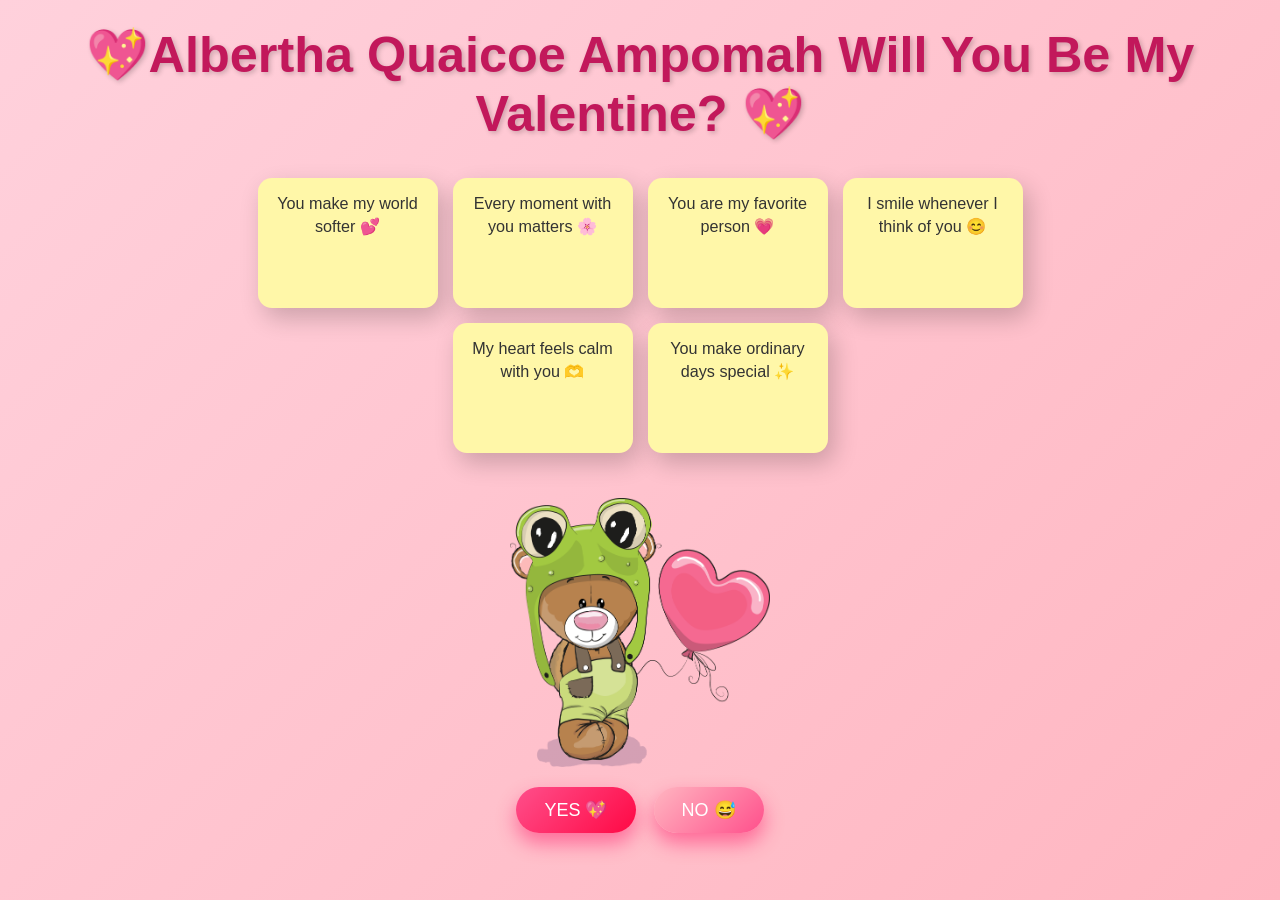
<file: index.htm>
<!DOCTYPE html>
<html lang="en">
<head>
    <meta charset="UTF-8">
    <title>Be My Valentine 💗</title>
    <link rel="stylesheet" href="style.css">
</head>
<body>

    <!-- TITLE -->
    <header>
        <h1>💖Albertha Quaicoe Ampomah Will You Be My Valentine? 💖</h1>
    </header>

    <!-- STICKY NOTES -->
    <section class="notes-container" id="notes"></section>

    <!-- TEDDY IMAGE -->
    <div class="teddy">
        <img src="images/teddy.png" alt="Teddy Bear Holding a Flower">
    </div>

    <!-- BUTTON -->
  <div class="ask">
    <button id="yesBtn">YES 💖</button>
    <button id="noBtn">NO 😅</button>
</div>

<div class="bribe-overlay" id="bribeOverlay">
    <div class="bribe-content">
    <img src="images/bribe.jpg" alt="Bribe">
    <p>Waittt 😭 I will give you kenkey oo </p>
</div>

    <script src="script.js"></script>
</body>
</html>
</file>
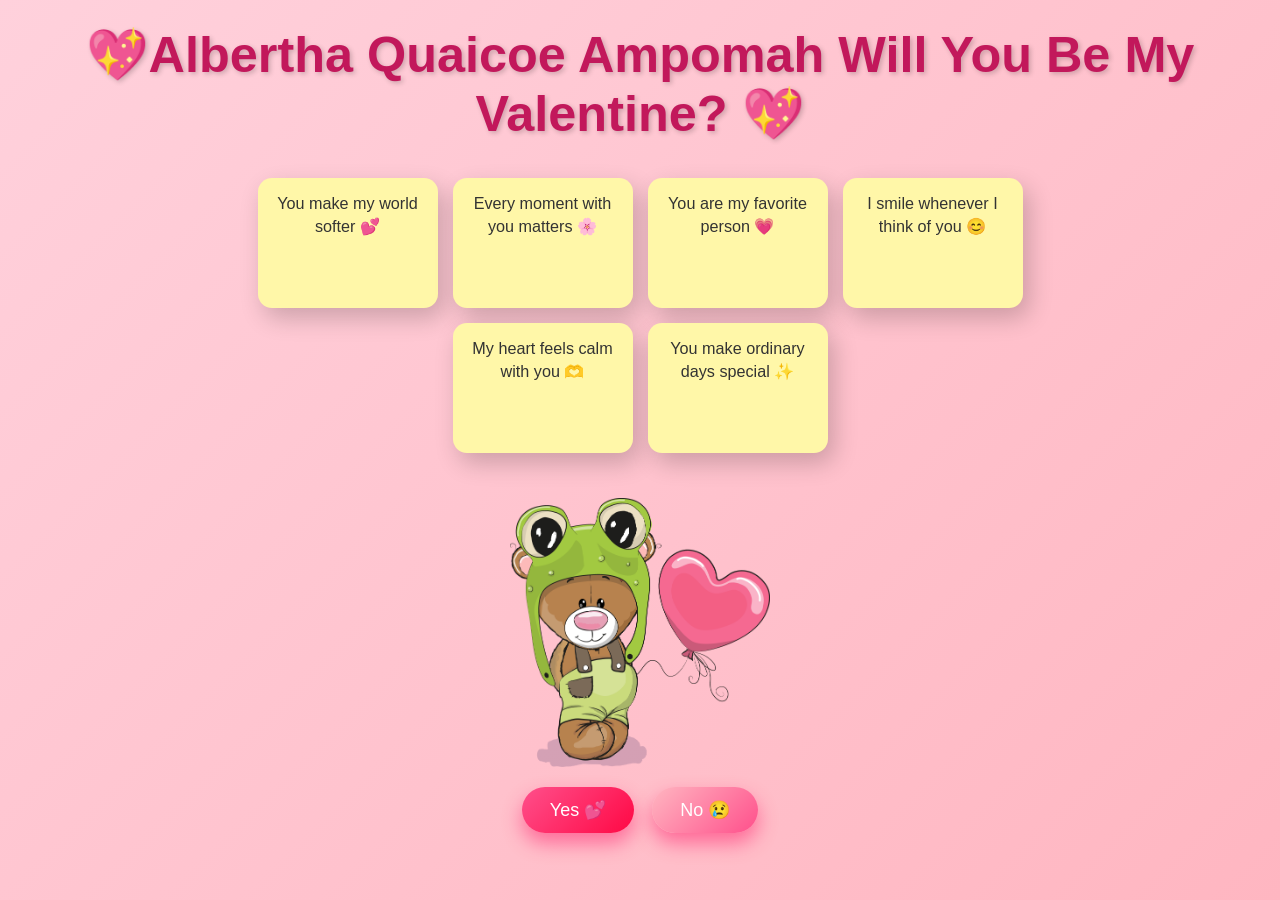
<file: index.html>
<!DOCTYPE html>
<html lang="en">
<head>
    <meta charset="UTF-8">
    <title>Be My Valentine 💗</title>
    <link rel="stylesheet" href="style.css">
</head>
<body>

    <!-- TITLE -->
    <header>
        <h1>💖Albertha Quaicoe Ampomah Will You Be My Valentine? 💖</h1>
    </header>

    <!-- STICKY NOTES -->
    <section class="notes-container" id="notes"></section>

    <!-- TEDDY IMAGE -->
    <div class="teddy">
        <img src="images/teddy.png" alt="Teddy Bear Holding a Flower">
    </div>

    <!-- BUTTON -->
<div class="ask">
    <a href="love.html" class="btn-link">
        <button id="yesBtn">Yes 💕</button>
    </a>
    <button id="noBtn">No 😢</button>
</div>


<div class="bribe-overlay" id="bribeOverlay">
    <div class="bribe-content">
    <img src="images/bribe.jpg" alt="Bribe">
    <p>Waittt 😭 I will give you kenkey oo </p>
</div>

    <script src="script.js"></script>
</body>
</html>
</file>
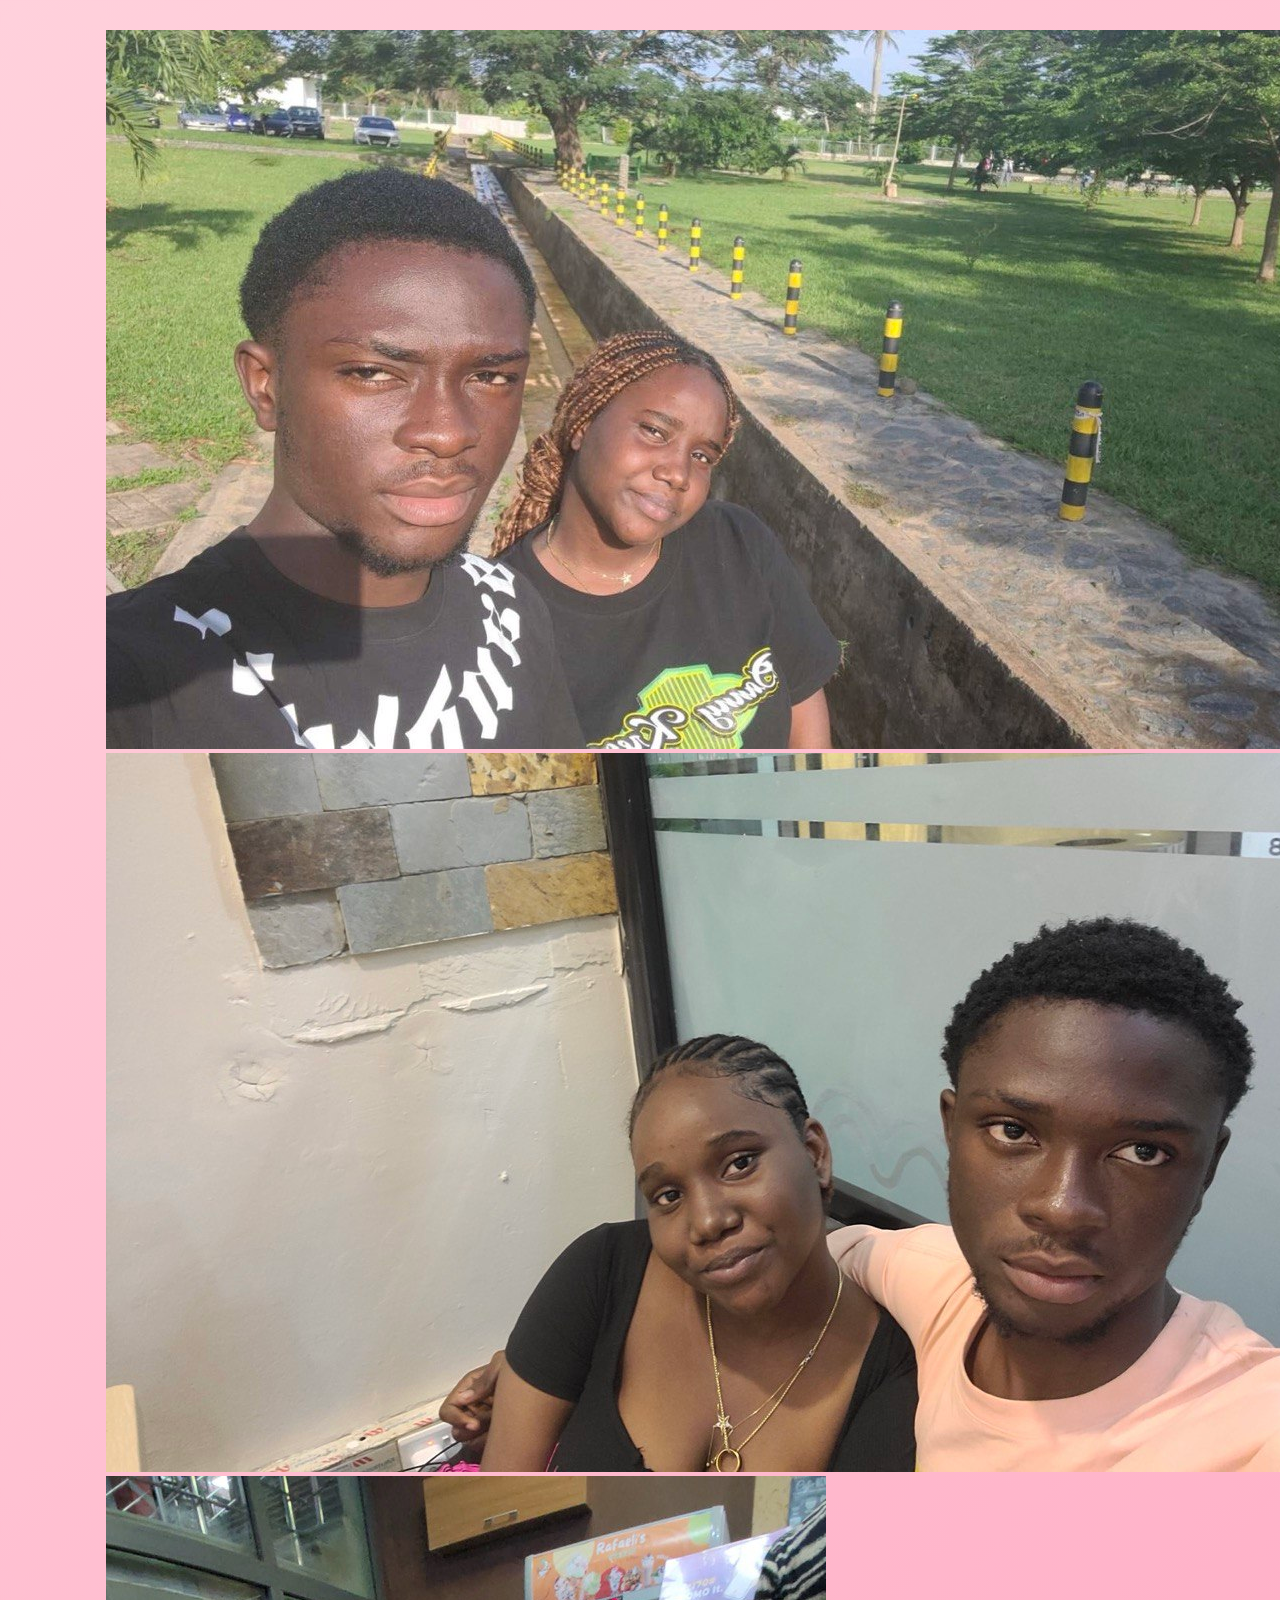
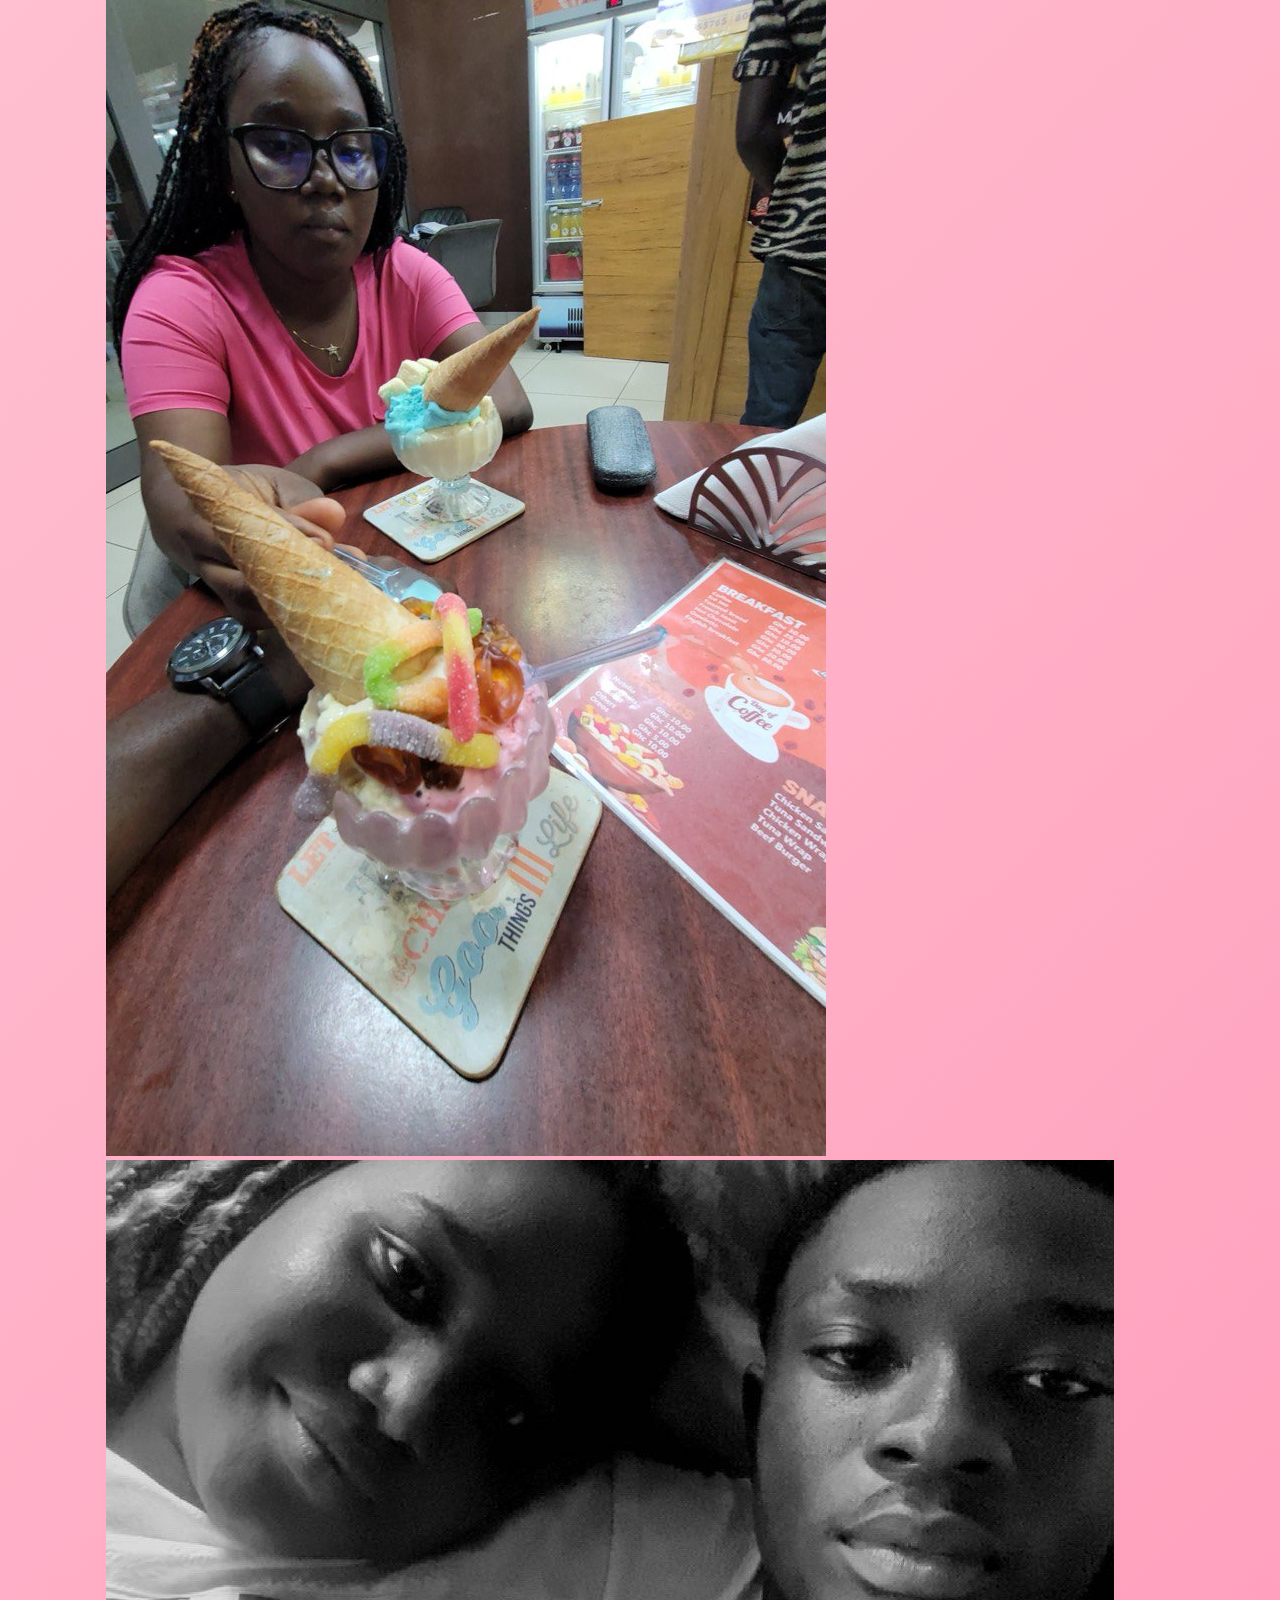
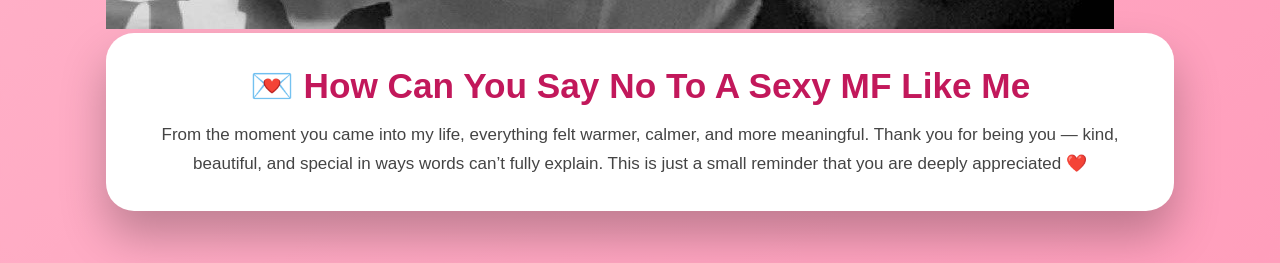
<file: love.htm>
<!DOCTYPE html>
<html lang="en">
<head>
    <meta charset="UTF-8">
    <title>For You ❤️</title>
    <link rel="stylesheet" href="love.css">
</head>
<body>

    <div class="scene">

        <!-- Floating Images -->
        <img src="images/img1.jpg" class="float-img img1">
        <img src="images/img2.jpg" class="float-img img2">
        <img src="images/img3.jpg" class="float-img img3">
        <img src="images/img4.jpg" class="float-img img4">

        <!-- Message Card -->
        <div class="message-card">
            <h1>💌 How Can You Say No To A Sexy MF Like Me</h1>

            <p>
                From the moment you came into my life, everything felt warmer,
                calmer, and more meaningful.
                Thank you for being you — kind, beautiful, and special in ways
                words can’t fully explain.
                This is just a small reminder that you are deeply appreciated ❤️
            </p>
        </div>

    </div>

</body>
</html>
</file>
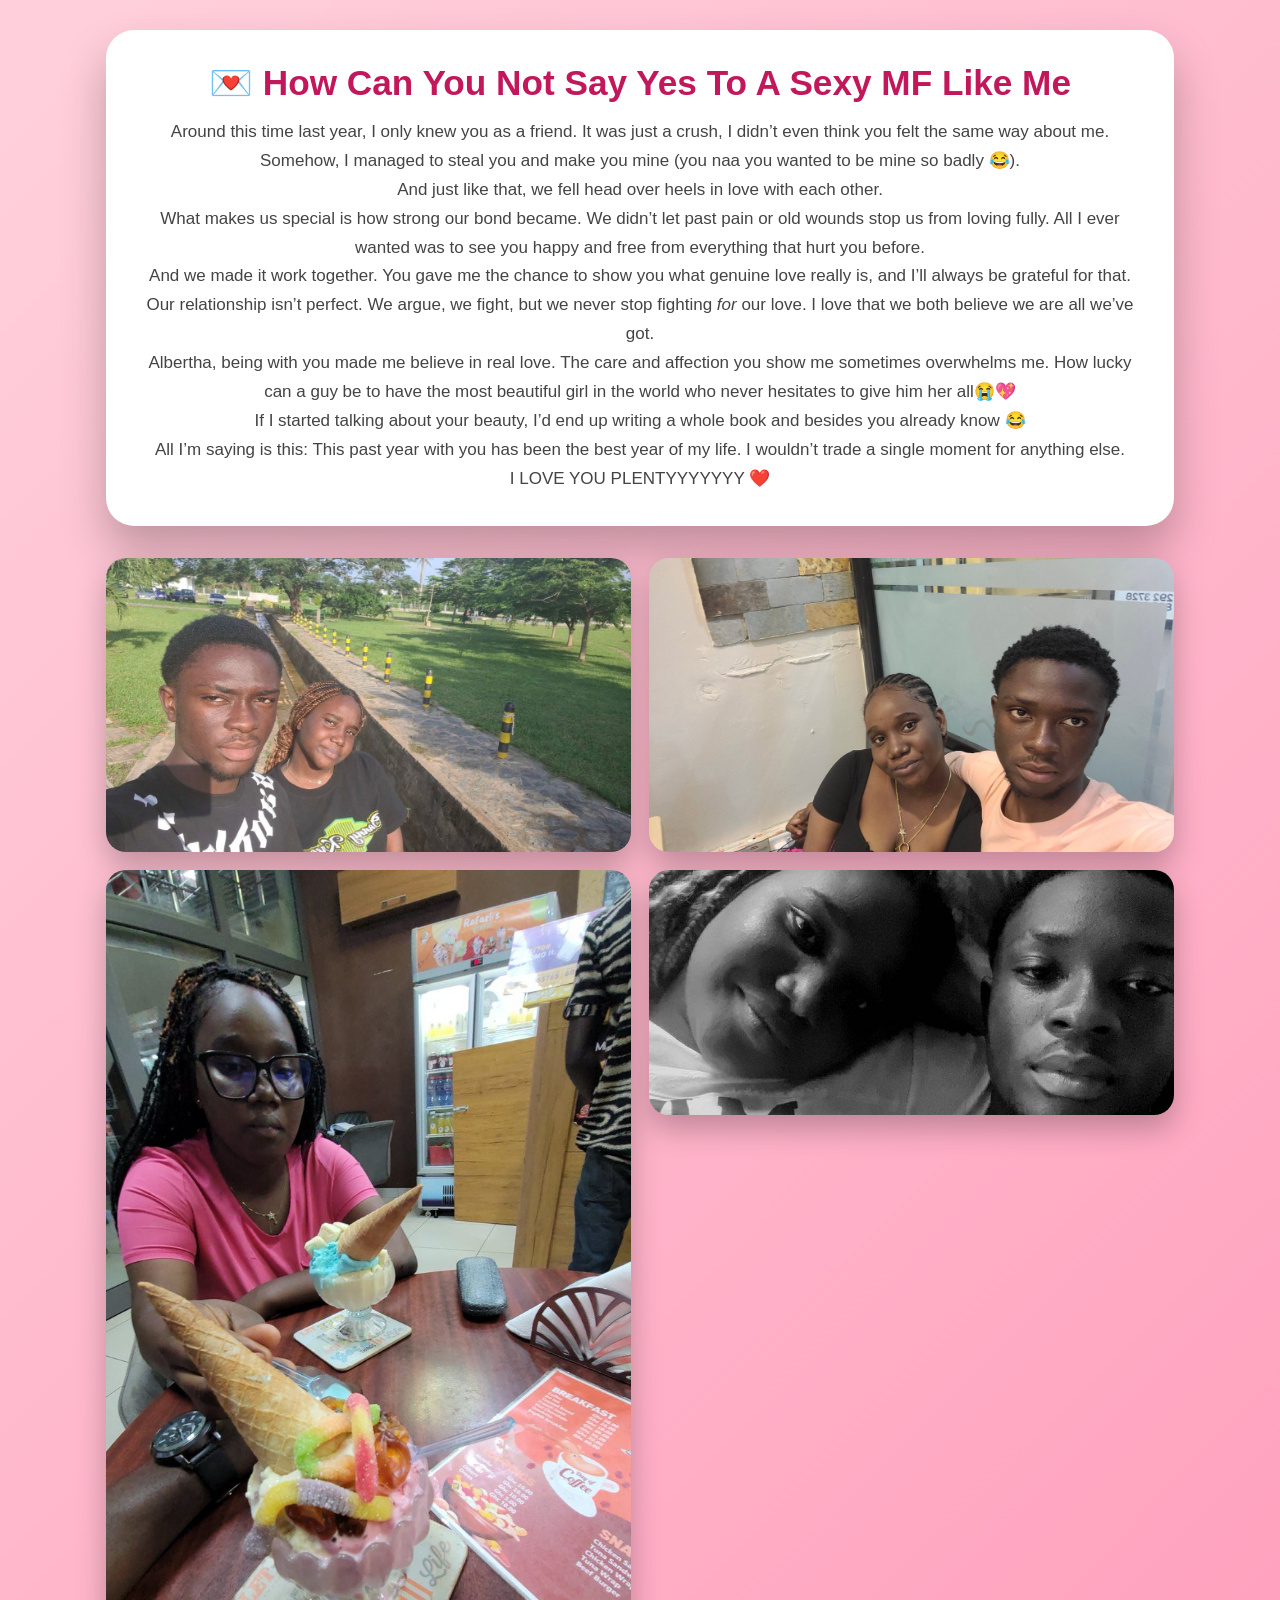
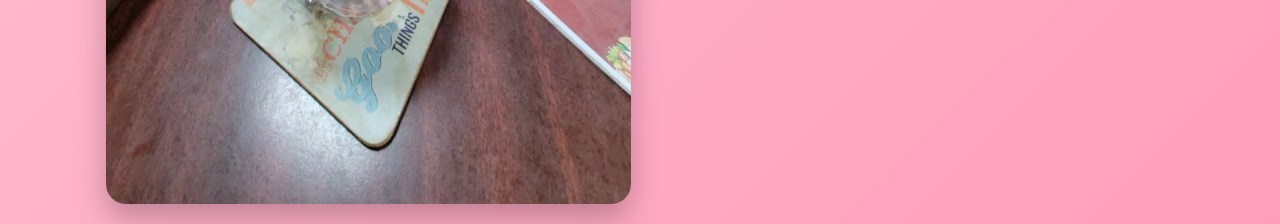
<file: love.html>
<!DOCTYPE html>
<html lang="en">
<head>
    <meta charset="UTF-8">
    <title>For You ❤️</title>
    <link rel="stylesheet" href="love.css">
</head>
<body>

    <div class="scene">

        <!-- MESSAGE CARD -->
        <div class="message-card">
            <h1>💌 How Can You Not Say Yes To A Sexy MF Like Me</h1>
            <p>
             <p>
Around this time last year, I only knew you as a friend.  
It was just a crush, I didn’t even think you felt the same way about me.
</p>

<p>
Somehow, I managed to steal you and make you mine  
(you naa you wanted to be mine so badly 😂).
</p>

<p>
And just like that, we fell head over heels in love with each other.
</p>

<p>
What makes us special is how strong our bond became.
We didn’t let past pain or old wounds stop us from loving fully.
All I ever wanted was to see you happy and free from everything that hurt you before.
</p>

<p>
And we made it work together.
You gave me the chance to show you what genuine love really is,
and I’ll always be grateful for that.
</p>

<p>
Our relationship isn’t perfect.
We argue, we fight, but we never stop fighting <em>for</em> our love.
I love that we both believe we are all we’ve got.
</p>

<p>
Albertha, being with you made me believe in real love.
The care and affection you show me sometimes overwhelms me.
How lucky can a guy be to have the most beautiful girl in the world
who never hesitates to give him her all😭💖
</p>

<p>
If I started talking about your beauty, I’d end up writing a whole book 
and besides you already know  😂
</p>

<p>
All I’m saying is this:
This past year with you has been the best year of my life.
I wouldn’t trade a single moment for anything else.
</p>

<p class="love-ending">
I LOVE YOU PLENTYYYYYYY ❤️
</p>

        </div>

        <!-- IMAGE GALLERY -->
        <div class="gallery">
            <img src="images/img1.jpg" alt="">
            <img src="images/img2.jpg" alt="">
            <img src="images/img3.jpg" alt="">
            <img src="images/img4.jpg" alt="">
        </div>

    </div>

</body>
</html>
</file>
<file: style.css>
/* ===== RESET ===== */
* {
    box-sizing: border-box;
    margin: 0;
    padding: 0;
}

/* ===== GLOBAL ===== */
html {
    font-size: clamp(14px, 2.5vw, 18px);
}

body {
    font-family: 'Poppins', sans-serif;
    background: linear-gradient(135deg, #ffd1dc, #ffb6c1);
    min-height: 100vh;
    overflow-x: hidden;
    display: flex;
    flex-direction: column;
    align-items: center;
}

/* ===== HEADER ===== */
header {
    margin-top: 25px;
    text-align: center;
}

header h1 {
    color: #c2185b;
    font-size: clamp(1.6rem, 4vw, 2.8rem);
    text-shadow: 2px 2px 5px rgba(0,0,0,0.2);
}

/* ===== STICKY NOTES ===== */
.notes-container {
    width: 100%;
    max-width: 900px;
    margin: 25px auto;
    padding: 10px;
    display: flex;
    flex-wrap: wrap;
    justify-content: center;
    gap: 15px;
}

.note {
    width: clamp(130px, 40vw, 180px);
    min-height: 130px;
    background: #fff7a8;
    padding: 14px;
    border-radius: 14px;
    box-shadow: 6px 10px 25px rgba(0,0,0,0.2);
    text-align: center;
    animation: floatNote 4s ease-in-out infinite;
}

.note p {
    font-size: 0.9rem;
    color: #333;
    line-height: 1.4;
}

@keyframes floatNote {
    0%,100% { transform: translateY(0) rotate(var(--angle)); }
    50% { transform: translateY(-10px) rotate(var(--angle)); }
}

/* ===== TEDDY ===== */
.teddy {
    display: flex;
    justify-content: center;
    margin: 10px 0 20px;
}

.teddy img {
    width: clamp(160px, 60vw, 260px);
    height: auto;
    animation: floatTeddy 4s ease-in-out infinite;
}

@keyframes floatTeddy {
    0%,100% { transform: translateY(0); }
    50% { transform: translateY(-12px); }
}

/* ===== BUTTONS ===== */
.ask {
    display: flex;
    gap: 18px;
    justify-content: center;
    margin-bottom: 30px;
}

button {
    padding: 12px 28px;
    font-size: 1rem;
    border-radius: 35px;
    border: none;
    cursor: pointer;
    box-shadow: 0 10px 20px rgba(255,0,90,0.45);
    transition: transform 0.25s ease;
}

#yesBtn {
    background: linear-gradient(135deg, #ff4f8b, #ff0844);
    color: white;
}

#noBtn {
    background: linear-gradient(135deg, #ffb6c1, #ff4f8b);
    color: white;
}

button:hover {
    transform: scale(1.1);
}

.btn-link {
    text-decoration: none;
}

/* ===== BRIBE OVERLAY ===== */
.bribe-overlay {
    position: fixed;
    inset: 0;
    background: rgba(255, 182, 193, 0.95);
    display: none;
    justify-content: center;
    align-items: center;
    z-index: 1000;
}

.bribe-content {
    text-align: center;
    animation: popIn 0.4s ease;
}

.bribe-content img {
    width: clamp(220px, 80vw, 360px);
    border-radius: 20px;
    box-shadow: 0 15px 35px rgba(0,0,0,0.35);
}

.bribe-content p {
    margin-top: 18px;
    font-size: 1.2rem;
    color: #c2185b;
    font-weight: 600;
}

@keyframes popIn {
    from { transform: scale(0.7); opacity: 0; }
    to { transform: scale(1); opacity: 1; }
}

/* ===== SUCCESS ===== */
.success {
    position: fixed;
    inset: 0;
    background: linear-gradient(135deg, #ff0844, #ffb199);
    display: flex;
    justify-content: center;
    align-items: center;
    color: white;
    font-size: clamp(1.6rem, 5vw, 2.4rem);
    text-align: center;
    z-index: 999;
}
</file>
<file: love.css>
/* ===== RESET ===== */
* {
    box-sizing: border-box;
    margin: 0;
    padding: 0;
}

body {
    font-family: 'Poppins', sans-serif;
    background: linear-gradient(135deg, #ffd1dc, #ff9ebc);
    display: flex;
    justify-content: center;
}

/* ===== PAGE WRAPPER ===== */
.scene {
    width: 100%;
    max-width: 1100px;
    padding: 30px 16px 20px;
}

/* ===== MESSAGE ===== */
.message-card {
    background: white;
    padding: 32px;
    border-radius: 28px;
    text-align: center;
    box-shadow: 0 25px 45px rgba(0,0,0,0.25);
    margin-bottom: 32px;
}

.message-card h1 {
    color: #c2185b;
    margin-bottom: 14px;
    font-size: 2.2rem;
}

.message-card p {
    font-size: 17px;
    line-height: 1.7;
    color: #444;
}

/* ===== GALLERY ===== */
.gallery {
    display: grid;
    grid-template-columns: repeat(2, 1fr);
    gap: 18px;
}

/* IMAGE – NO CROPPING, NO EMPTY SPACE */
.gallery img {
    width: 100%;
    height: auto;              /* 🔥 THIS FIXES EVERYTHING */
    display: block;
    border-radius: 20px;
    box-shadow: 0 14px 30px rgba(0,0,0,0.25);
}

/* ===== RESPONSIVE ===== */
@media (max-width: 768px) {
    .gallery {
        grid-template-columns: 1fr;
    }

    .message-card h1 {
        font-size: 1.7rem;
    }

    .message-card p {
        font-size: 15px;
    }
    .love-ending {
    margin-top: 25px;
    font-size: 1.8rem;
    font-weight: 700;
    color: #c2185b;
}

}
</file>
